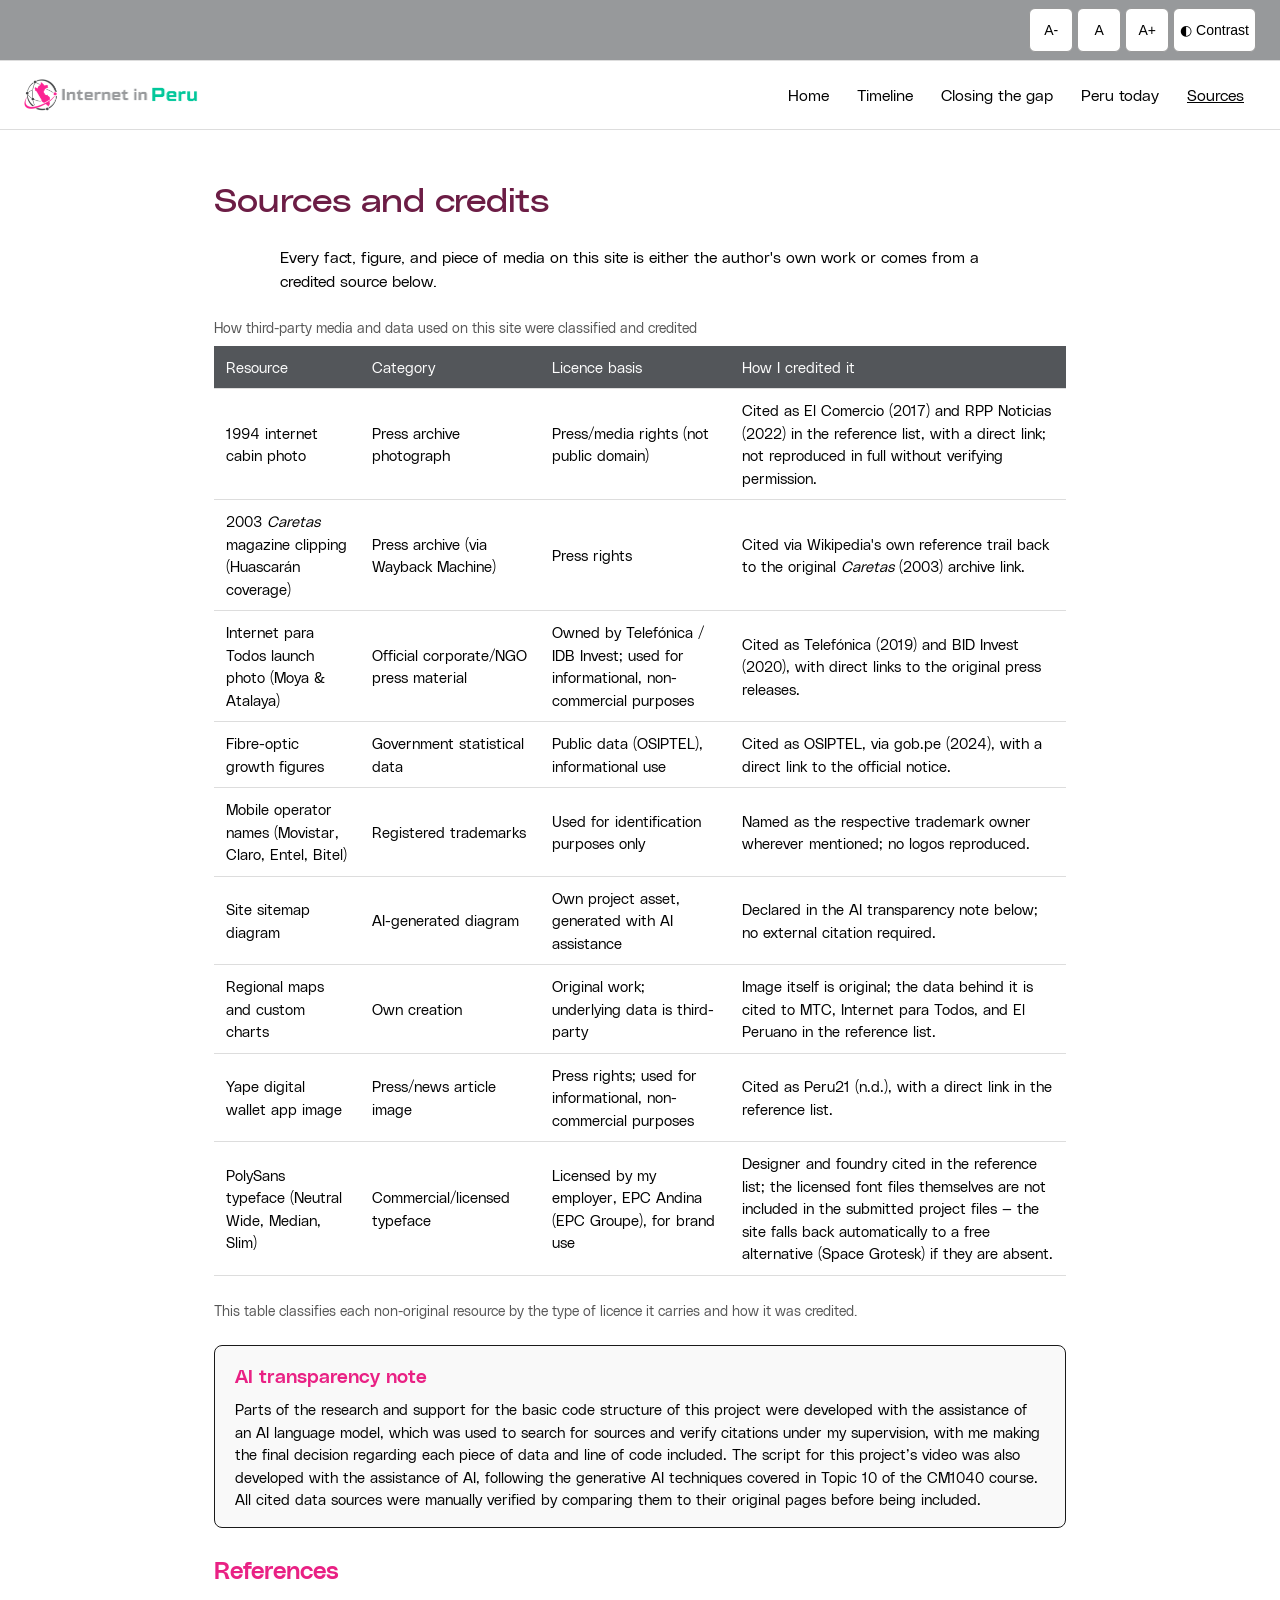
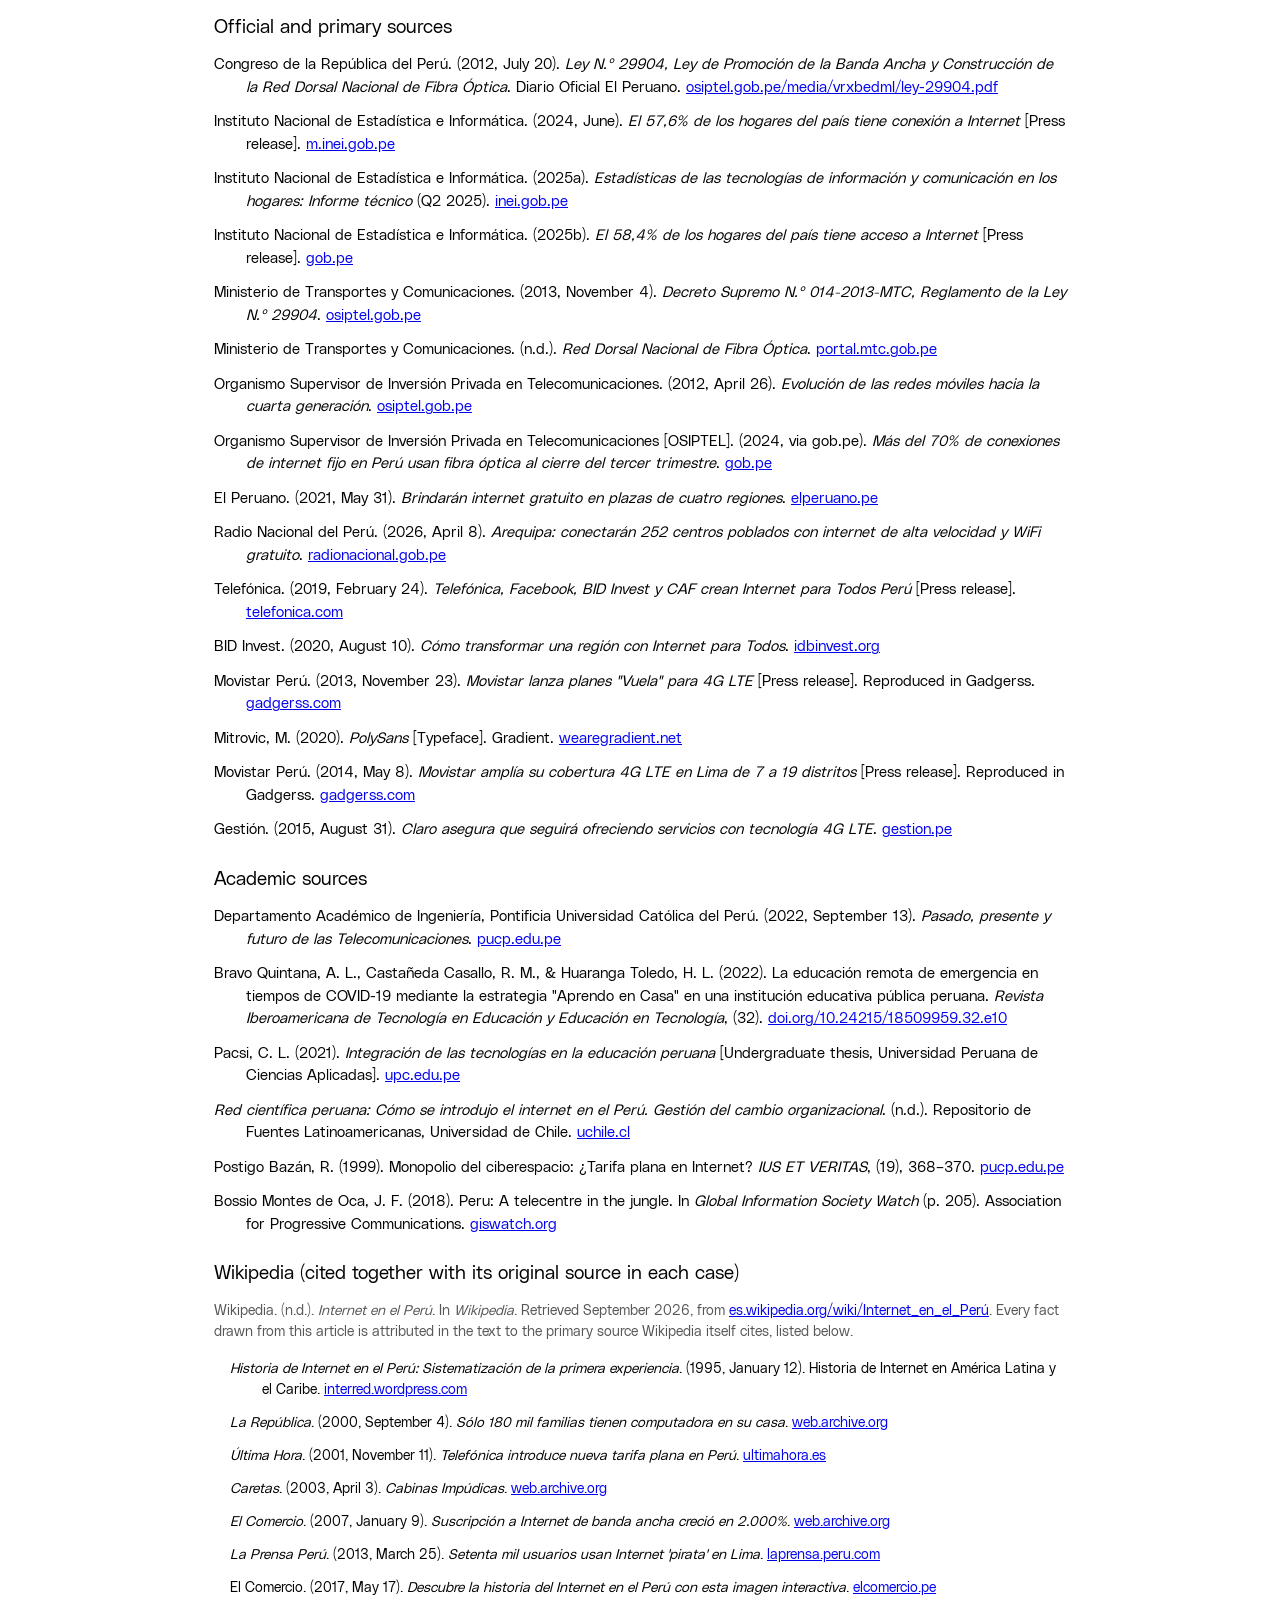
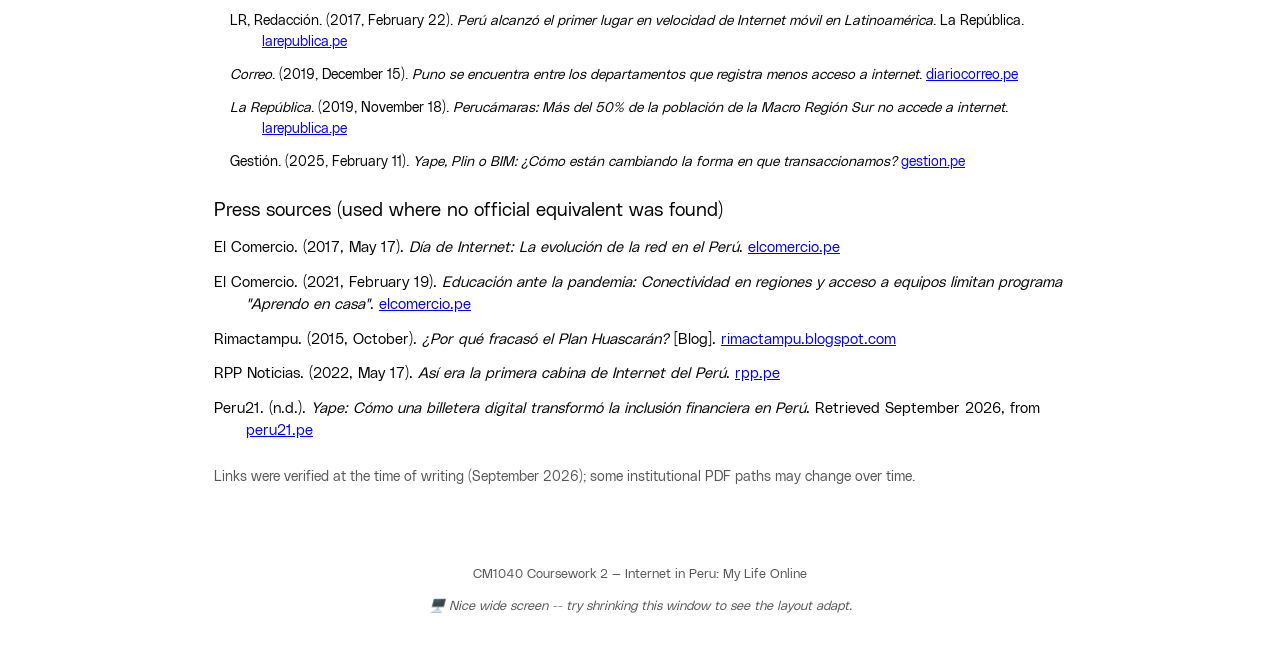
<file: sources.html>
<!DOCTYPE html>
<html lang="en">
<head>
  <meta charset="UTF-8">
  <meta name="viewport" content="width=device-width, initial-scale=1.0">
  <title>Internet in Peru — Sources and Credits</title>
  <meta name="description" content="Licence classification, AI-use transparency note, and full APA reference list for the Internet in Peru project.">
  <link rel="stylesheet" href="css/style.css">
</head>
<body>

  <div id="accessibility-bar">
    <button id="a11y-font-decrease" aria-label="Decrease font size">A-</button>
    <button id="a11y-font-reset" aria-label="Reset font size">A</button>
    <button id="a11y-font-increase" aria-label="Increase font size">A+</button>
    <button id="a11y-contrast-toggle" aria-label="Toggle high contrast">&#9680; Contrast</button>
  </div>

  <a class="skip-link" href="#main-content">Skip to main content</a>

  <header>
    <h2 class="site-logo">
      <img class="site-logo__image" src="img/Logo.png" alt="Internet in Peru" width="5700" height="1022">
    </h2>
    <nav aria-label="Main navigation">
      <a href="index.html">Home</a>
      <a href="timeline.html">Timeline</a>
      <a href="closing-the-gap.html">Closing the gap</a>
      <a href="peru-today.html">Peru today</a>
      <a href="sources.html" aria-current="page">Sources</a>
    </nav>
  </header>

  <main id="main-content">
    <h1>Sources and credits</h1>
    <p class="intro-text">
      Every fact, figure, and piece of media on this site is either the author's own work or comes from a
      credited source below.
    </p>

    <section aria-label="Media and data licence classification">
      <h2 class="sr-only">Media and data licence classification</h2>
      <table class="stats-table">
        <caption>How third-party media and data used on this site were classified and credited</caption>
        <thead>
          <tr>
            <th scope="col">Resource</th>
            <th scope="col">Category</th>
            <th scope="col">Licence basis</th>
            <th scope="col">How I credited it</th>
          </tr>
        </thead>
        <tbody>
          <tr>
            <th scope="row" data-label="Resource">1994 internet cabin photo</th>
            <td data-label="Category">Press archive photograph</td>
            <td data-label="Licence basis">Press/media rights (not public domain)</td>
            <td data-label="How I credited it">Cited as El Comercio (2017) and RPP Noticias (2022) in the reference list, with a direct link; not reproduced in full without verifying permission.</td>
          </tr>
          <tr>
            <th scope="row" data-label="Resource">2003 <em>Caretas</em> magazine clipping (Huascar&aacute;n coverage)</th>
            <td data-label="Category">Press archive (via Wayback Machine)</td>
            <td data-label="Licence basis">Press rights</td>
            <td data-label="How I credited it">Cited via Wikipedia's own reference trail back to the original <em>Caretas</em> (2003) archive link.</td>
          </tr>
          <tr>
            <th scope="row" data-label="Resource">Internet para Todos launch photo (Moya &amp; Atalaya)</th>
            <td data-label="Category">Official corporate/NGO press material</td>
            <td data-label="Licence basis">Owned by Telef&oacute;nica / IDB Invest; used for informational, non-commercial purposes</td>
            <td data-label="How I credited it">Cited as Telef&oacute;nica (2019) and BID Invest (2020), with direct links to the original press releases.</td>
          </tr>
          <tr>
            <th scope="row" data-label="Resource">Fibre-optic growth figures</th>
            <td data-label="Category">Government statistical data</td>
            <td data-label="Licence basis">Public data (OSIPTEL), informational use</td>
            <td data-label="How I credited it">Cited as OSIPTEL, via gob.pe (2024), with a direct link to the official notice.</td>
          </tr>
          <tr>
            <th scope="row" data-label="Resource">Mobile operator names (Movistar, Claro, Entel, Bitel)</th>
            <td data-label="Category">Registered trademarks</td>
            <td data-label="Licence basis">Used for identification purposes only</td>
            <td data-label="How I credited it">Named as the respective trademark owner wherever mentioned; no logos reproduced.</td>
          </tr>
          <tr>
            <th scope="row" data-label="Resource">Site sitemap diagram</th>
            <td data-label="Category">AI-generated diagram</td>
            <td data-label="Licence basis">Own project asset, generated with AI assistance</td>
            <td data-label="How I credited it">Declared in the AI transparency note below; no external citation required.</td>
          </tr>
          <tr>
            <th scope="row" data-label="Resource">Regional maps and custom charts</th>
            <td data-label="Category">Own creation</td>
            <td data-label="Licence basis">Original work; underlying data is third-party</td>
            <td data-label="How I credited it">Image itself is original; the data behind it is cited to MTC, Internet para Todos, and El Peruano in the reference list.</td>
          </tr>
          <tr>
            <th scope="row" data-label="Resource">Yape digital wallet app image</th>
            <td data-label="Category">Press/news article image</td>
            <td data-label="Licence basis">Press rights; used for informational, non-commercial purposes</td>
            <td data-label="How I credited it">Cited as Peru21 (n.d.), with a direct link in the reference list.</td>
          </tr>
          <tr>
            <th scope="row" data-label="Resource">PolySans typeface (Neutral Wide, Median, Slim)</th>
            <td data-label="Category">Commercial/licensed typeface</td>
            <td data-label="Licence basis">Licensed by my employer, EPC Andina (EPC Groupe), for brand use</td>
            <td data-label="How I credited it">Designer and foundry cited in the reference list; the licensed font files themselves are not included in the submitted project files &mdash; the site falls back automatically to a free alternative (Space Grotesk) if they are absent.</td>
          </tr>
        </tbody>
      </table>
      <p class="reference-note">
        This table classifies each non-original resource by the type of licence it carries and how it was
        credited.
      </p>
    </section>

    <section class="ai-note" aria-label="AI transparency note">
      <h2>AI transparency note</h2>
      <p>
        Parts of the research and support for the basic code structure of this project were developed with the assistance of an AI language model, which was used to search for sources and verify citations under my supervision, with me making the final decision regarding each piece of data and line of code included. The script for this project’s video was also developed with the assistance of AI, following the generative AI techniques covered in Topic 10 of the CM1040 course. All cited data sources were manually verified by comparing them to their original pages before being included.
      </p>
    </section>

    <section aria-label="Full reference list">
      <h2>References</h2>

      <h3>Official and primary sources</h3>
      <ul class="reference-list">
        <li class="reference-entry">Congreso de la Rep&uacute;blica del Per&uacute;. (2012, July 20). <em>Ley N.&deg; 29904, Ley de Promoci&oacute;n de la Banda Ancha y Construcci&oacute;n de la Red Dorsal Nacional de Fibra &Oacute;ptica</em>. Diario Oficial El Peruano. <a href="https://www.osiptel.gob.pe/media/vrxbedml/ley-29904.pdf">osiptel.gob.pe/media/vrxbedml/ley-29904.pdf</a></li>
        <li class="reference-entry">Instituto Nacional de Estad&iacute;stica e Inform&aacute;tica. (2024, June). <em>El 57,6% de los hogares del pa&iacute;s tiene conexi&oacute;n a Internet</em> [Press release]. <a href="https://m.inei.gob.pe/media/MenuRecursivo/noticias/nota-de-prensa-n-101-2024-inei.pdf">m.inei.gob.pe</a></li>
        <li class="reference-entry">Instituto Nacional de Estad&iacute;stica e Inform&aacute;tica. (2025a). <em>Estad&iacute;sticas de las tecnolog&iacute;as de informaci&oacute;n y comunicaci&oacute;n en los hogares: Informe t&eacute;cnico</em> (Q2 2025). <a href="https://www.inei.gob.pe/media/MenuRecursivo/boletines/informetecnico_tics_iit25.pdf">inei.gob.pe</a></li>
        <li class="reference-entry">Instituto Nacional de Estad&iacute;stica e Inform&aacute;tica. (2025b). <em>El 58,4% de los hogares del pa&iacute;s tiene acceso a Internet</em> [Press release]. <a href="https://www.gob.pe/institucion/inei/noticias/1133448-el-58-4-de-los-hogares-del-pais-tiene-acceso-a-internet">gob.pe</a></li>
        <li class="reference-entry">Ministerio de Transportes y Comunicaciones. (2013, November 4). <em>Decreto Supremo N.&deg; 014-2013-MTC, Reglamento de la Ley N.&deg; 29904</em>. <a href="https://www.osiptel.gob.pe/media/py5js1qy/ds014-2013-mtc.pdf">osiptel.gob.pe</a></li>
        <li class="reference-entry">Ministerio de Transportes y Comunicaciones. (n.d.). <em>Red Dorsal Nacional de Fibra &Oacute;ptica</em>. <a href="https://portal.mtc.gob.pe/comunicaciones/concesiones/red_dorsal/red_dorsal.html">portal.mtc.gob.pe</a></li>
        <li class="reference-entry">Organismo Supervisor de Inversi&oacute;n Privada en Telecomunicaciones. (2012, April 26). <em>Evoluci&oacute;n de las redes m&oacute;viles hacia la cuarta generaci&oacute;n</em>. <a href="https://www.osiptel.gob.pe/media/n0vmbhke/inv-migraci%C3%B3n-4g-26abr2012.pdf">osiptel.gob.pe</a></li>
        <li class="reference-entry">Organismo Supervisor de Inversi&oacute;n Privada en Telecomunicaciones [OSIPTEL]. (2024, via gob.pe). <em>M&aacute;s del 70% de conexiones de internet fijo en Per&uacute; usan fibra &oacute;ptica al cierre del tercer trimestre</em>. <a href="https://www.gob.pe/institucion/osiptel/noticias/1066738-mas-del-70-de-conexiones-de-internet-fijo-en-peru-usan-fibra-optica-al-cierre-del-tercer-trimestre">gob.pe</a></li>
        <li class="reference-entry">El Peruano. (2021, May 31). <em>Brindar&aacute;n internet gratuito en plazas de cuatro regiones</em>. <a href="https://www.elperuano.pe/noticia/121753-brindaran-internet-gratuito-en-plazas-de-cuatro-regiones">elperuano.pe</a></li>
        <li class="reference-entry">Radio Nacional del Per&uacute;. (2026, April 8). <em>Arequipa: conectar&aacute;n 252 centros poblados con internet de alta velocidad y WiFi gratuito</em>. <a href="https://www.radionacional.gob.pe/noticias/politica/arequipa-conectaran-252-centros-poblados-con-internet-de-alta-velocidad-y-wifi-gratuito">radionacional.gob.pe</a></li>
        <li class="reference-entry">Telef&oacute;nica. (2019, February 24). <em>Telef&oacute;nica, Facebook, BID Invest y CAF crean Internet para Todos Per&uacute;</em> [Press release]. <a href="https://www.telefonica.com/es/sala-comunicacion/prensa/telefonica-facebook-bid-invest-y-caf-crean-internet-para-todos-peru-para-expandir-la-conectividad-de-internet-en-latinoamerica/">telefonica.com</a></li>
        <li class="reference-entry">BID Invest. (2020, August 10). <em>C&oacute;mo transformar una regi&oacute;n con Internet para Todos</em>. <a href="https://idbinvest.org/es/blog/digitalizacion-y-conectividad/como-transformar-una-region-con-internet-para-todos">idbinvest.org</a></li>
        <li class="reference-entry">Movistar Per&uacute;. (2013, November 23). <em>Movistar lanza planes "Vuela" para 4G LTE</em> [Press release]. Reproduced in Gadgerss. <a href="https://gadgerss.com/2013/11/23/conoce-los-planes-vuela-para-4g-lte-de-movistar-en-el-peru/">gadgerss.com</a></li>
        <li class="reference-entry">Mitrovic, M. (2020). <em>PolySans</em> [Typeface]. Gradient. <a href="https://www.wearegradient.net/typefaces/polysans-standard/">wearegradient.net</a></li>
        <li class="reference-entry">Movistar Per&uacute;. (2014, May 8). <em>Movistar ampl&iacute;a su cobertura 4G LTE en Lima de 7 a 19 distritos</em> [Press release]. Reproduced in Gadgerss. <a href="https://gadgerss.com/2014/05/08/movistar-esta-ampliando-su-cobertura-4g-lte-en-lima-de-7-a-19-distritos-y-proximamente-llegara-a-trujillo-piura-chiclayo-y-arequipa/">gadgerss.com</a></li>
        <li class="reference-entry">Gesti&oacute;n. (2015, August 31). <em>Claro asegura que seguir&aacute; ofreciendo servicios con tecnolog&iacute;a 4G LTE</em>. <a href="https://gestion.pe/tecnologia/claro-asegura-seguira-ofreciendo-servicios-tecnologia-4g-lte-98730-noticia/">gestion.pe</a></li>
      </ul>

      <h3>Academic sources</h3>
      <ul class="reference-list">
        <li class="reference-entry">Departamento Acad&eacute;mico de Ingenier&iacute;a, Pontificia Universidad Cat&oacute;lica del Per&uacute;. (2022, September 13). <em>Pasado, presente y futuro de las Telecomunicaciones</em>. <a href="https://departamento-ingenieria.pucp.edu.pe/noticia/pasado-presente-y-futuro-de-las-telecomunicaciones/">pucp.edu.pe</a></li>
        <li class="reference-entry">Bravo Quintana, A. L., Casta&ntilde;eda Casallo, R. M., &amp; Huaranga Toledo, H. L. (2022). La educaci&oacute;n remota de emergencia en tiempos de COVID-19 mediante la estrategia "Aprendo en Casa" en una instituci&oacute;n educativa p&uacute;blica peruana. <em>Revista Iberoamericana de Tecnolog&iacute;a en Educaci&oacute;n y Educaci&oacute;n en Tecnolog&iacute;a</em>, (32). <a href="https://doi.org/10.24215/18509959.32.e10">doi.org/10.24215/18509959.32.e10</a></li>
        <li class="reference-entry">Pacsi, C. L. (2021). <em>Integraci&oacute;n de las tecnolog&iacute;as en la educaci&oacute;n peruana</em> [Undergraduate thesis, Universidad Peruana de Ciencias Aplicadas]. <a href="https://repositorioacademico.upc.edu.pe/bitstream/handle/10757/665626/Pacsi_CL.pdf">upc.edu.pe</a></li>
        <li class="reference-entry"><em>Red cient&iacute;fica peruana: C&oacute;mo se introdujo el internet en el Per&uacute;. Gesti&oacute;n del cambio organizacional</em>. (n.d.). Repositorio de Fuentes Latinoamericanas, Universidad de Chile. <a href="https://repositorioslatinoamericanos.uchile.cl/handle/2250/2349188">uchile.cl</a></li>
        <li class="reference-entry">Postigo Baz&aacute;n, R. (1999). Monopolio del ciberespacio: &iquest;Tarifa plana en Internet? <em>IUS ET VERITAS</em>, (19), 368&ndash;370. <a href="https://revistas.pucp.edu.pe/index.php/iusetveritas/article/view/15879">pucp.edu.pe</a></li>
        <li class="reference-entry">Bossio Montes de Oca, J. F. (2018). Peru: A telecentre in the jungle. In <em>Global Information Society Watch</em> (p. 205). Association for Progressive Communications. <a href="https://giswatch.org/sites/default/files/gw2018_peru_0.pdf">giswatch.org</a></li>
      </ul>

      <h3>Wikipedia (cited together with its original source in each case)</h3>
      <p class="reference-note">
        Wikipedia. (n.d.). <em>Internet en el Per&uacute;</em>. In <em>Wikipedia</em>. Retrieved September 2026, from
        <a href="https://es.wikipedia.org/wiki/Internet_en_el_Per%C3%BA">es.wikipedia.org/wiki/Internet_en_el_Per&uacute;</a>.
        Every fact drawn from this article is attributed in the text to the primary source Wikipedia itself cites,
        listed below.
      </p>
      <ul class="reference-list reference-list--nested">
        <li class="reference-entry"><em>Historia de Internet en el Per&uacute;: Sistematizaci&oacute;n de la primera experiencia</em>. (1995, January 12). Historia de Internet en Am&eacute;rica Latina y el Caribe. <a href="https://interred.wordpress.com/1995/01/12/peru-recuerdos-historicos-del-internet/">interred.wordpress.com</a></li>
        <li class="reference-entry"><em>La Rep&uacute;blica</em>. (2000, September 4). <em>S&oacute;lo 180 mil familias tienen computadora en su casa</em>. <a href="https://web.archive.org/web/20010110115600/http://www3.larepublica.com.pe:80/2000/SETIEMBRE/pdf4/locales.htm">web.archive.org</a></li>
        <li class="reference-entry"><em>&Uacute;ltima Hora</em>. (2001, November 11). <em>Telef&oacute;nica introduce nueva tarifa plana en Per&uacute;</em>. <a href="https://www.ultimahora.es/noticias/sociedad/2001/11/11/819131/telefonica-introduce-nueva-tarifa-plana-en-peru.html">ultimahora.es</a></li>
        <li class="reference-entry"><em>Caretas</em>. (2003, April 3). <em>Cabinas Imp&uacute;dicas</em>. <a href="https://web.archive.org/web/20040405150817/http://www.caretas.com.pe/2003/1766/articulos/cabinas.phtml">web.archive.org</a></li>
        <li class="reference-entry"><em>El Comercio</em>. (2007, January 9). <em>Suscripci&oacute;n a Internet de banda ancha creci&oacute; en 2.000%</em>. <a href="https://web.archive.org/web/20080414220023/http://www.elcomercioperu.com.pe/EdicionOnline/Html/2007-01-09/onEcPortada0648331.html">web.archive.org</a></li>
        <li class="reference-entry"><em>La Prensa Per&uacute;</em>. (2013, March 25). <em>Setenta mil usuarios usan Internet 'pirata' en Lima</em>. <a href="https://laprensa.peru.com/actualidad/noticia-setenta-mil-usuarios-usan-internet-pirata-lima-4608">laprensa.peru.com</a></li>
        <li class="reference-entry">El Comercio. (2017, May 17). <em>Descubre la historia del Internet en el Per&uacute; con esta imagen interactiva</em>. <a href="https://elcomercio.pe/tecnologia/actualidad/descubre-historia-internet-peru-imagen-interactiva-423254">elcomercio.pe</a></li>
        <li class="reference-entry">LR, Redacci&oacute;n. (2017, February 22). <em>Per&uacute; alcanz&oacute; el primer lugar en velocidad de Internet m&oacute;vil en Latinoam&eacute;rica</em>. La Rep&uacute;blica. <a href="https://larepublica.pe/tecnologia/850728-peru-alcanzo-el-primer-lugar-en-velocidad-de-internet-movil-en-latinoamerica">larepublica.pe</a></li>
        <li class="reference-entry"><em>Correo</em>. (2019, December 15). <em>Puno se encuentra entre los departamentos que registra menos acceso a internet</em>. <a href="https://diariocorreo.pe/edicion/puno/puno-se-encuentra-entre-los-departamentos-que-registra-menos-acceso-internet-927852/">diariocorreo.pe</a></li>
        <li class="reference-entry"><em>La Rep&uacute;blica</em>. (2019, November 18). <em>Peruc&aacute;maras: M&aacute;s del 50% de la poblaci&oacute;n de la Macro Regi&oacute;n Sur no accede a internet</em>. <a href="https://larepublica.pe/economia/2019/11/18/internet-macro-region-sur-perucamaras-mas-del-50-de-la-poblacion-de-la-macro-region-sur-no-accede-a-internet">larepublica.pe</a></li>
        <li class="reference-entry">Gesti&oacute;n. (2025, February 11). <em>Yape, Plin o BIM: &iquest;C&oacute;mo est&aacute;n cambiando la forma en que transaccionamos?</em> <a href="https://gestion.pe/economia/empresas/yape-plin-o-bim-que-billetera-electronica-es-la-preferida-y-en-que-lo-usan-flanqueo-transferencias-bancos-noticia/">gestion.pe</a></li>
      </ul>

      <h3>Press sources (used where no official equivalent was found)</h3>
      <ul class="reference-list">
        <li class="reference-entry">El Comercio. (2017, May 17). <em>D&iacute;a de Internet: La evoluci&oacute;n de la red en el Per&uacute;</em>. <a href="https://elcomercio.pe/economia/dia-internet-evolucion-red-peru-423057-noticia/">elcomercio.pe</a></li>
        <li class="reference-entry">El Comercio. (2021, February 19). <em>Educaci&oacute;n ante la pandemia: Conectividad en regiones y acceso a equipos limitan programa "Aprendo en casa"</em>. <a href="https://elcomercio.pe/economia/peru/educacion-ante-la-pandemia-conectividad-en-regiones-y-acceso-a-equipos-limitan-programa-aprendo-en-casa-noticia/">elcomercio.pe</a></li>
        <li class="reference-entry">Rimactampu. (2015, October). <em>&iquest;Por qu&eacute; fracas&oacute; el Plan Huascar&aacute;n?</em> [Blog]. <a href="http://rimactampu.blogspot.com/2015/10/por-que-fracaso-el-plan-huascaran.html">rimactampu.blogspot.com</a></li>
        <li class="reference-entry">RPP Noticias. (2022, May 17). <em>As&iacute; era la primera cabina de Internet del Per&uacute;</em>. <a href="https://rpp.pe/tecnologia/mas-tecnologia/asi-era-la-primera-cabina-de-internet-del-peru-noticia-1051281">rpp.pe</a></li>
        <li class="reference-entry">Peru21. (n.d.). <em>Yape: C&oacute;mo una billetera digital transform&oacute; la inclusi&oacute;n financiera en Per&uacute;</em>. Retrieved September 2026, from <a href="https://peru21.pe/economia/yape-como-una-billetera-digital-transformo-la-inclusion-financiera-en-peru/">peru21.pe</a></li>
      </ul>

      <p class="reference-note">
        Links were verified at the time of writing (September 2026); some institutional PDF paths may change
        over time.
      </p>
    </section>
  </main>

  <footer>
    <p>CM1040 Coursework 2 &mdash; Internet in Peru: My Life Online</p>
    <p id="width-easter-egg" class="width-easter-egg"></p>
  </footer>

  <script type="module">
    import { initAccessibilityBar } from "./js/accessibilityBar.js";
    import { initWidthEasterEgg } from "./js/easterEgg.js";
    initAccessibilityBar();
    initWidthEasterEgg();
  </script>

</body>
</html>
</file>
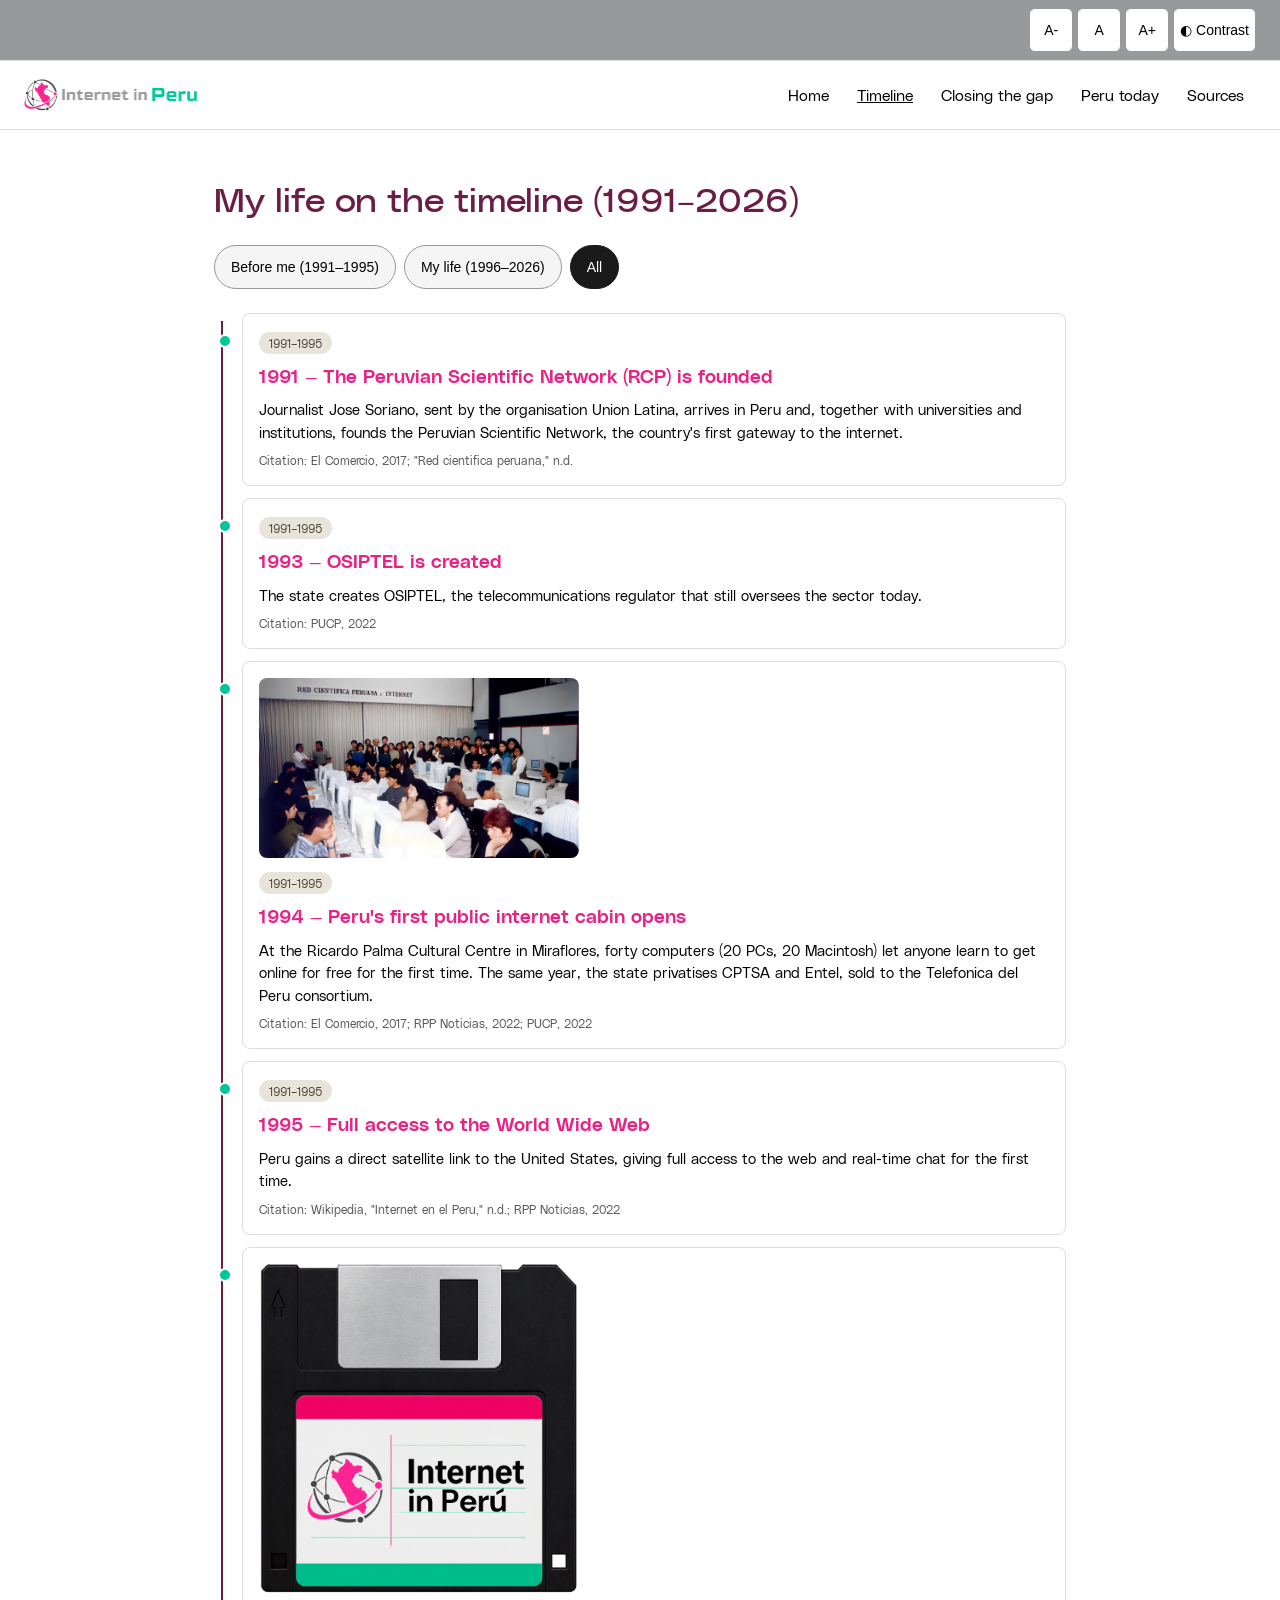
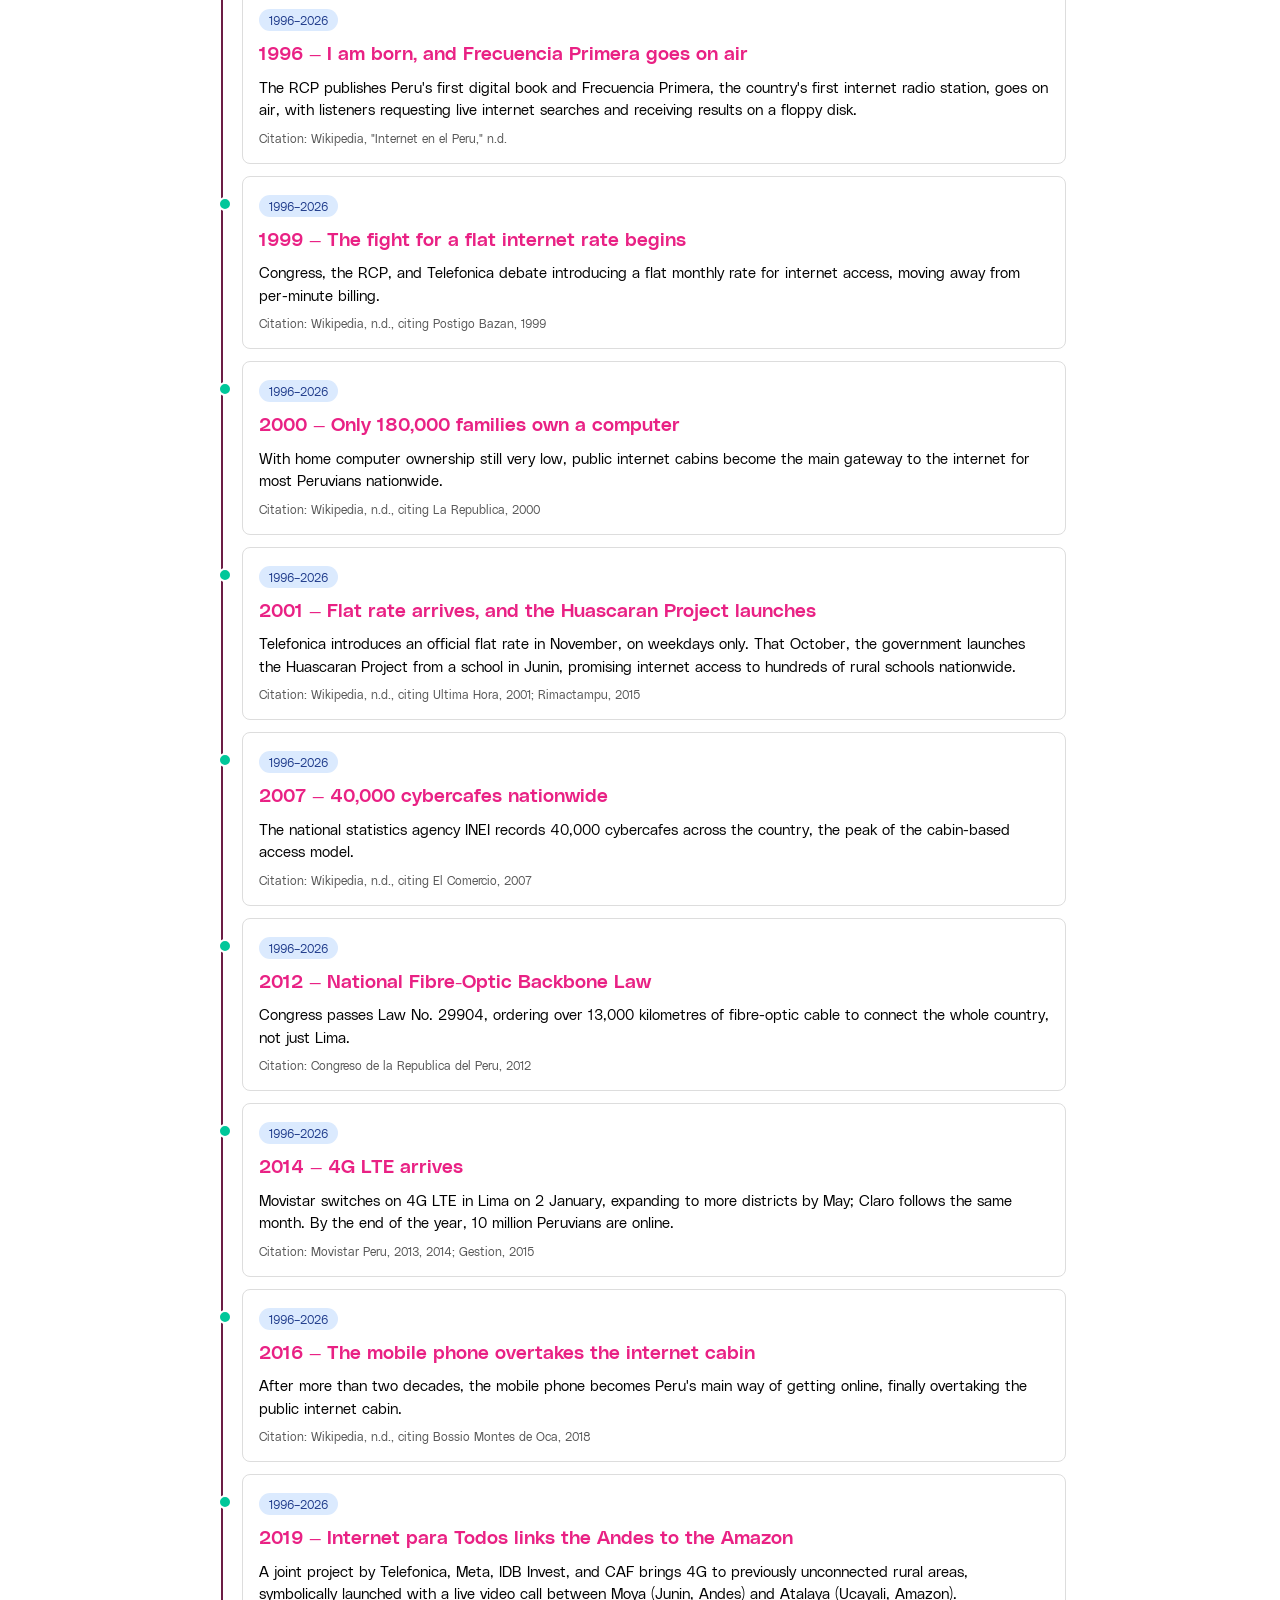
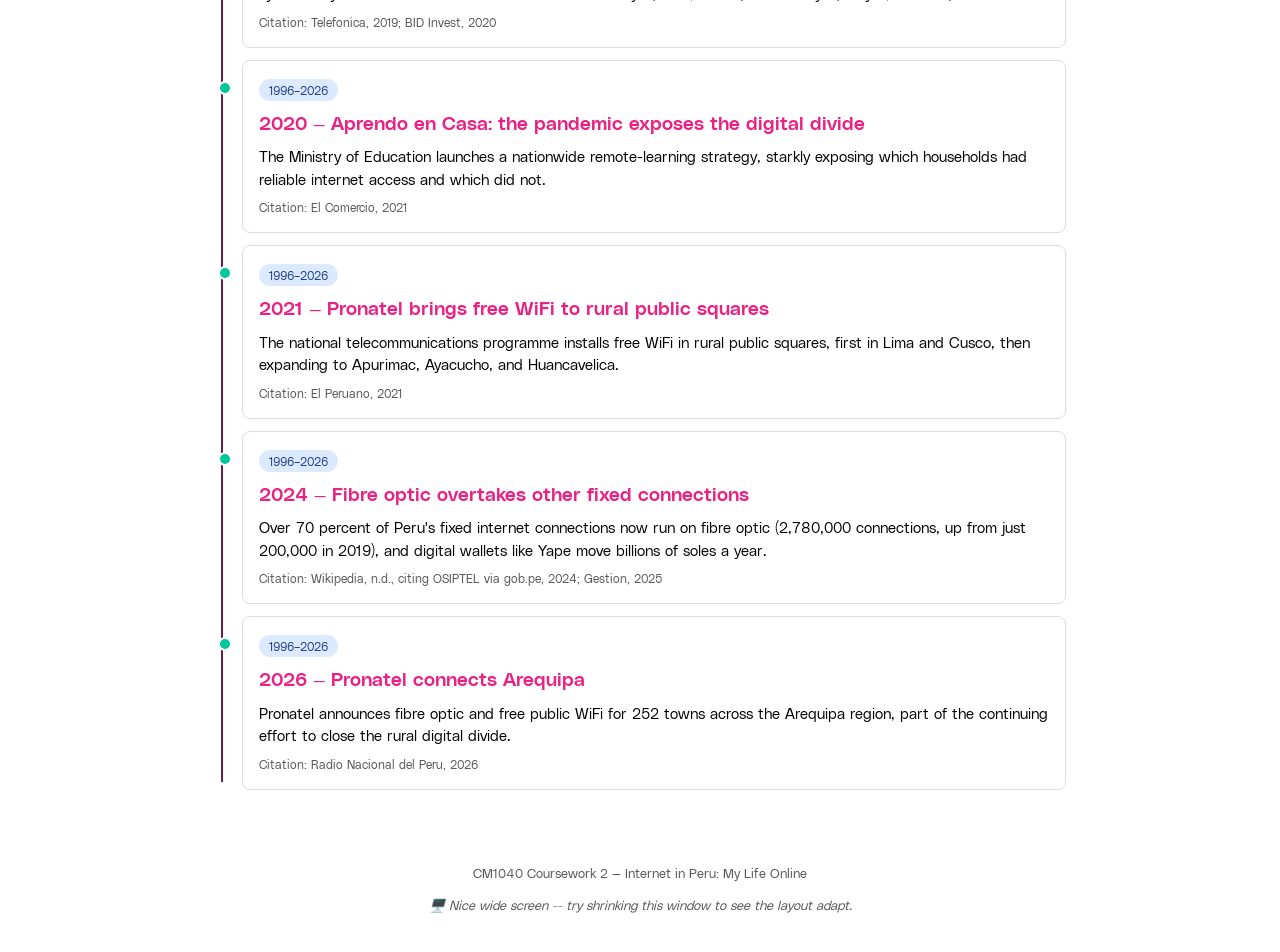
<file: timeline.html>
<!DOCTYPE html>
<html lang="en">
<head>
  <meta charset="UTF-8">
  <meta name="viewport" content="width=device-width, initial-scale=1.0">
  <title>Internet in Peru — My Life Online: Timeline</title>
  <meta name="description" content="An interactive timeline of the internet in Peru from 1991 to 2026, filterable between events before and during the author's own lifetime.">
  <link rel="stylesheet" href="css/style.css">
</head>
<body>

  <div id="accessibility-bar">
    <button id="a11y-font-decrease" aria-label="Decrease font size">A-</button>
    <button id="a11y-font-reset" aria-label="Reset font size">A</button>
    <button id="a11y-font-increase" aria-label="Increase font size">A+</button>
    <button id="a11y-contrast-toggle" aria-label="Toggle high contrast">&#9680; Contrast</button>
  </div>

  <a class="skip-link" href="#main-content">Skip to main content</a>

  <header>
    <h2 class="site-logo">
      <img class="site-logo__image" src="img/Logo.png" alt="Internet in Peru" width="5700" height="1022">
    </h2>
    <nav aria-label="Main navigation">
      <a href="index.html">Home</a>
      <a href="timeline.html" aria-current="page">Timeline</a>
      <a href="closing-the-gap.html">Closing the gap</a>
      <a href="peru-today.html">Peru today</a>
      <a href="sources.html">Sources</a>
    </nav>
  </header>

  <main id="main-content">
    <h1>My life on the timeline (1991&ndash;2026)</h1>

    <div id="timeline-filters" role="group" aria-label="Filter timeline events">
      <button data-filter="before" aria-pressed="false">Before me (1991&ndash;1995)</button>
      <button data-filter="during" aria-pressed="false">My life (1996&ndash;2026)</button>
      <button data-filter="all" aria-pressed="true">All</button>
    </div>

    <section id="timeline-events-wrapper" aria-live="polite">
      <h2 class="sr-only">Timeline events</h2>
      <div id="timeline-events">
        <!-- Populated automatically by templateEngine.js -->
        <p>Loading timeline&hellip;</p>
      </div>
    </section>
  </main>

  <footer>
    <p>CM1040 Coursework 2 &mdash; Internet in Peru: My Life Online</p>
    <p id="width-easter-egg" class="width-easter-egg"></p>
  </footer>

  <script type="module">
    import { initTimelinePage } from "./js/templateEngine.js";
    import { initAccessibilityBar } from "./js/accessibilityBar.js";
    import { initWidthEasterEgg } from "./js/easterEgg.js";
    initTimelinePage();
    initAccessibilityBar();
    initWidthEasterEgg();
  </script>

</body>
</html>
</file>
<file: css/style.css>
* {
  box-sizing: border-box;
}

html {
  font-size: 100%; /* 100% = 16px browser default; the stepper changes THIS value */
}

:root {
  --text-color: #000000;
  --bg-color: #ffffff;

  /* ---- Brand palette (provided by the client/author) ---- */
  --color-h1: #6C1D45;       /* Pantone 222 C */
  --color-h2: #E92184;
  --color-highlight: #00C79A; /* used as a background chip, not as text-on-white -- see note below */
  --color-table-shade: #97999B; /* Pantone Cool Gray 7C */

  /* ---- Typography ----
     Poly Sans is a commercial/licensed typeface (not on Google Fonts).
     Real font files are self-hosted from /fonts (see @font-face below);
     the extra names in each list are just a safety-net fallback in case
     a file ever fails to load. */
  --font-h1: "PolySans Neutral Wide", "Poly Sans Neutral Wide", "Space Grotesk", sans-serif;
  --font-h2: "PolySans Median", "Poly Sans Median", "Space Grotesk", sans-serif;
  --font-h3: "PolySans Slim", "Poly Sans Slim", "Space Grotesk", sans-serif;
  --font-body: "PolySans Slim", "Poly Sans Slim", "Space Grotesk", sans-serif;
}

/* Self-hosted Poly Sans files, from the project's /fonts folder.
   font-weight: 100 900 (a range, not a single number) tells the browser
   "this one static file covers any weight you ask for", so when other
   CSS asks for e.g. font-weight: 700, the browser uses this real file
   instead of trying to fake-bold it. The %20 in each URL is just an
   escaped space, since the .ttf filenames contain spaces. */
@font-face {
  font-family: "PolySans Neutral Wide";
  src: url("../fonts/PolySans%20Neutral%20Wide.woff2") format("woff2"),
       url("../fonts/PolySans%20Neutral%20Wide.ttf") format("truetype");
  font-weight: 100 900;
  font-style: normal;
  font-display: swap;
}
@font-face {
  font-family: "PolySans Median";
  src: url("../fonts/PolySans%20Median.woff2") format("woff2"),
       url("../fonts/PolySans%20Median.ttf") format("truetype");
  font-weight: 100 900;
  font-style: normal;
  font-display: swap;
}
@font-face {
  font-family: "PolySans Slim";
  src: url("../fonts/PolySans%20Slim.woff2") format("woff2"),
       url("../fonts/PolySans%20Slim.ttf") format("truetype");
  font-weight: 100 900;
  font-style: normal;
  font-display: swap;
}

body {
  font-family: var(--font-body);
  font-size: 1rem;      /* 1rem = whatever html's font-size currently is */
  line-height: 1.5;
  color: var(--text-color);
  background-color: var(--bg-color);
  margin: 0;
}

/* High-contrast alternate theme, toggled via accessibilityBar.js */
body.alt-theme {
  --text-color: #ffffff;
  --bg-color: #000000;
}

body.alt-theme a,
body.alt-theme button {
  border-color: #ffffff;
}

body.alt-theme .timeline-event {
  border-color: #ffffff;
}

/* ---------- Accessibility bar ---------- */

#accessibility-bar {
  display: flex;
  flex-wrap: wrap;
  justify-content: flex-end;
  gap: 4px;
  padding: 0.5rem 1.5rem;
  background: var(--color-table-shade);
  border-bottom: 1px solid #ddd;
}

body.alt-theme #accessibility-bar {
  background: #111111;
  border-bottom-color: #ffffff;
}

#accessibility-bar button {
  min-height: 44px;
  min-width: 44px;
  border: 1px solid #999;
  background: #ffffff;
  border-radius: 6px;
  font-size: 0.875rem;
  cursor: pointer;
}

#accessibility-bar button[aria-pressed="true"] {
  background: #1a1a1a;
  color: #ffffff;
}

#accessibility-bar button:focus-visible {
  outline: 2px solid #0057ff;
  outline-offset: 2px;
}

/* ---------- Skip link ---------- */

.sr-only {
  position: absolute;
  width: 1px;
  height: 1px;
  padding: 0;
  margin: -1px;
  overflow: hidden;
  clip: rect(0, 0, 0, 0);
  white-space: nowrap;
  border: 0;
}

.skip-link {
  position: absolute;
  left: -999px;
  top: 0;
  background: #1a1a1a;
  color: #ffffff;
  padding: 0.5rem 1rem;
  z-index: 100;
}
.skip-link:focus {
  left: 0;
}

/* ---------- Header / nav ---------- */

header {
  display: flex;
  flex-wrap: wrap;
  justify-content: space-between;
  align-items: center;
  gap: 0.5rem;
  padding: 0.75rem 1.5rem;
  border-bottom: 1px solid #ddd;
}

header nav {
  display: flex;
  flex-wrap: wrap;
  gap: 0.25rem;
}

header h2 {
  font-size: 1.375rem; /* was: browser default (unscaled bug) -- now explicit and scalable */
  margin: 0;
}

.site-logo {
  display: flex;
  align-items: center;
  gap: 0.5rem;
}

.site-logo__image {
  height: 2rem;
  width: auto;
  display: block;
}

body.alt-theme .site-logo__image {
  filter: brightness(0) invert(1); /* keeps the logo visible on the dark high-contrast background */
}

nav a {
  display: inline-flex;
  align-items: center;
  min-height: 44px;
  padding: 0 0.75rem;
  color: var(--text-color);
  text-decoration: none;
  font-size: 1rem;
}
nav a:hover,
nav a[aria-current="page"] {
  text-decoration: underline;
}
nav a:focus-visible {
  outline: 2px solid #0057ff;
  outline-offset: 2px;
}

/* ---------- Main content ---------- */

main {
  max-width: 56.25rem; /* ~900px */
  margin: 0 auto;
  padding: 1.5rem;
}

h1 {
  font-size: 2rem; /* was 32px -- now scales with the root */
  font-weight: 500;
  font-family: var(--font-h1);
  color: var(--color-h1);
}

/* All h2 headings use the brand pink. Bumped to >=19px + bold wherever
   a smaller instance existed, so each one qualifies as WCAG "large text"
   (>=18.66px bold) -- #E92184 on white is ~4.19:1, which passes at the
   large-text 3:1 threshold but NOT the 4.5:1 required for normal-size
   text. Do not shrink these back down without re-checking contrast. */
h2 {
  font-family: var(--font-h2);
  color: var(--color-h2);
  font-weight: 700;
}

h3 {
  font-family: var(--font-h3);
}

/* ---------- Sources: AI transparency note ---------- */

.ai-note {
  border: 1px solid var(--border-strong, #1a1a1a);
  border-radius: 8px;
  padding: 1rem 1.25rem;
  margin: 1.5rem 0;
  background: #f9f9f9;
}

body.alt-theme .ai-note {
  background: #111111;
  border-color: #ffffff;
}

.ai-note h2 {
  font-size: 1.1875rem; /* bumped from 17px so it qualifies as WCAG large text with the H2 pink */
  margin: 0 0 0.5rem;
}

.ai-note p {
  font-size: 0.9375rem;
  margin: 0;
}

/* ---------- Sources: reference list ---------- */

.reference-list {
  list-style: none;
  margin: 0 0 1.5rem;
  padding: 0;
}

.reference-entry {
  font-size: 0.9375rem;
  line-height: 1.5;
  padding-left: 2rem;
  text-indent: -2rem;
  margin-bottom: 0.75rem;
}

.reference-list--nested {
  margin-left: 1rem;
}

.reference-list--nested .reference-entry {
  font-size: 0.875rem;
}

.reference-note {
  font-size: 0.875rem;
  color: #555;
  margin: 0 0 1rem;
}

body.alt-theme .reference-note {
  color: #cccccc;
}

main h3 {
  font-size: 1.1875rem;
  margin: 1.5rem 0 0.75rem;
}

/* ---------- Peru today: comparison table ---------- */

.stats-table {
  width: 100%;
  border-collapse: collapse;
  margin-bottom: 1.5rem;
}

.stats-table caption {
  text-align: left;
  font-size: 0.875rem;
  color: #555;
  margin-bottom: 0.5rem;
}

body.alt-theme .stats-table caption {
  color: #cccccc;
}

.stats-table th,
.stats-table td {
  text-align: left;
  padding: 0.625rem 0.75rem;
  border-bottom: 1px solid #ddd;
  font-size: 0.9375rem;
}

body.alt-theme .stats-table th,
body.alt-theme .stats-table td {
  border-bottom-color: #444;
}

.stats-table thead th {
  background: #53565A; /* Pantone Cool Gray 11C -- a darker shade of your Cool Gray 7C,
                           chosen so white text passes contrast (7.4:1); the original 7C
                           only gives ~2.9:1 with white text, which fails WCAG AA */
  color: #ffffff;
  font-weight: 600;
}

body.alt-theme .stats-table thead th {
  background: #222222;
}

/* Mobile: table becomes stacked cards, never a compressed table
   (WCAG 1.4.10 Reflow) -- each row turns into its own block, and each
   cell shows its column name via the data-label attribute. */
@media (max-width: 480px) {
  .stats-table thead {
    position: absolute;
    left: -9999px;
    top: -9999px;
  }

  .stats-table caption {
    display: block;
    width: 100%;
    text-align: left;
  }

  .stats-table,
  .stats-table tbody,
  .stats-table tr,
  .stats-table th,
  .stats-table td {
    display: block;
    width: 100%;
  }

  .stats-table tr {
    border: 1px solid #ddd;
    border-radius: 12px;
    padding: 0.5rem 0.75rem;
    margin-bottom: 0.75rem;
  }

  body.alt-theme .stats-table tr {
    border-color: #ffffff;
  }

  .stats-table th[scope="row"] {
    font-size: 1rem;
    border-bottom: none;
    padding-bottom: 0.25rem;
  }

  .stats-table td {
    border-bottom: none;
    padding: 0.25rem 0;
  }

  .stats-table td::before {
    content: attr(data-label) ": ";
    font-weight: 600;
  }
}

/* ---------- Peru today: highlighted stats ---------- */

#stats-highlights-container {
  display: grid;
  grid-template-columns: repeat(auto-fit, minmax(220px, 1fr));
  gap: 1rem;
}

.stat-card {
  border: 2px solid #d1d5db;
  border-radius: 12px;
  padding: 1.25rem;
  text-align: center;
}

.stat-card__image {
  display: block;
  width: 100%;
  max-width: 280px;
  height: auto; /* preserves each image's real proportions -- no forced crop */
  margin: 0 auto 0.75rem;
  border-radius: 8px;
}

.fibre-chart-figure {
  margin: 0 0 0.75rem;
}

.fibre-chart {
  display: block;
  width: 100%;
  height: auto;
}

.fibre-chart text {
  font-family: var(--font-body);
}

.fibre-chart-figure__caption {
  font-size: 0.6875rem;
  color: #555;
  margin-top: 0.25rem;
}

body.alt-theme .fibre-chart-figure__caption {
  color: #cccccc;
}

body.alt-theme .stat-card {
  border-color: #ffffff;
}

.stat-card__value {
  display: inline-block;
  font-size: 1.75rem;
  font-weight: 700;
  margin: 0 0 0.375rem;
  padding: 0.25rem 0.875rem;
  border-radius: 12px;
  background: var(--color-highlight);
  color: #000000; /* #00C79A is too light for text-on-white (~2.2:1) -- used as a
                      background chip with black text instead, which passes at ~9.6:1 */
}

.stat-card__label {
  font-size: 0.9375rem;
  margin: 0 0 0.375rem;
}

.stat-card__detail {
  font-size: 0.8125rem;
  color: #555;
  margin: 0 0 0.5rem;
}

body.alt-theme .stat-card__detail {
  color: #cccccc;
}

.stat-card__citation {
  font-size: 0.75rem;
  color: #555;
  margin: 0;
}

body.alt-theme .stat-card__citation {
  color: #cccccc;
}

/* ---------- Intro text ---------- */

.intro-text {
  max-width: 45rem; /* ~720px, per design spec */
  margin: 0 auto 1.5rem;
}

/* ---------- Closing the gap: programme cards ---------- */

#programs-list {
  display: grid;
  grid-template-columns: repeat(auto-fit, minmax(220px, 1fr));
  gap: 1rem;
}

.program-card {
  border: 1px solid #ddd;
  border-radius: 12px;
  padding: 1rem;
}

.program-card__image {
  display: block;
  width: 100%;
  max-width: 320px;
  height: 220px; /* fixed height so every card's image area looks consistent;
                     tall images (like the Huascaran clipping) crop from the
                     bottom, keeping the top visible -- the lightbox button
                     still opens the full, uncropped original */
  object-fit: cover;
  object-position: top;
  border-radius: 8px;
  margin-bottom: 0.75rem;
}

.program-card__status {
  display: inline-block;
  font-size: 0.6875rem;
  font-weight: 600;
  text-transform: uppercase;
  letter-spacing: 0.03em;
  padding: 0.125rem 0.5rem;
  border-radius: 10px;
  margin: 0 0.375rem 0.5rem 0;
}

.program-card--foundational .program-card__status {
  background: #e8e4da;
  color: #4a4436;
}

.program-card--recent .program-card__status {
  background: #dbeafe;
  color: #1e3a8a;
}

.program-card:focus-visible {
  outline: 2px solid #0057ff;
  outline-offset: 2px;
}

body.alt-theme .program-card {
  border-color: #ffffff;
}

.program-card__year {
  display: inline-block;
  font-size: 0.75rem;
  padding: 0.125rem 0.625rem;
  border-radius: 12px;
  background: #f0f0f0;
  margin-bottom: 0.5rem;
}

body.alt-theme .program-card__year {
  background: #222222;
  color: #ffffff;
}

.program-card__title {
  font-size: 1.1875rem; /* bumped from 18px so it qualifies as WCAG large text with the H2 pink */
  margin: 0 0 0.5rem;
}

.program-card__entity,
.program-card__regions,
.program-card__scope,
.program-card__notes {
  font-size: 0.9375rem;
  margin: 0 0 0.5rem;
}

.program-card__citation {
  font-size: 0.75rem;
  color: #555;
  margin: 0;
}

body.alt-theme .program-card__citation {
  color: #cccccc;
}

/* ---------- Home page ---------- */

.home-hero {
  text-align: center;
  padding: 2rem 1rem 1.5rem;
}

.home-video {
  max-width: 40rem;
  margin: 0 auto 2rem;
}

.home-video__player {
  display: block;
  width: 100%;
  height: auto;
  border-radius: 12px;
  background: #000000;
}

.home-subtitle {
  font-size: 1.125rem;
  color: var(--text-color);
  opacity: 0.8;
  margin: 0.5rem 0 1rem;
}

.year-badge {
  display: inline-block;
  font-size: 0.875rem;
  font-weight: 700;
  padding: 0.25rem 0.75rem;
  border-radius: 12px;
  background: var(--color-highlight);
  color: var(--text-color);
}

body.alt-theme .year-badge {
  background: #222222;
  color: #ffffff;
}

.home-cards {
  display: grid;
  grid-template-columns: repeat(auto-fit, minmax(200px, 1fr));
  gap: 1rem;
  margin-top: 0.5rem;
}

.teaser-card {
  display: block;
  border: 1px solid #ddd;
  border-radius: 12px;
  padding: 1rem;
  text-decoration: none;
  color: inherit;
  min-height: 44px;
}

.teaser-card:hover {
  border-color: #999;
}

.teaser-card:focus-visible {
  outline: 2px solid #0057ff;
  outline-offset: 2px;
}

.teaser-card h2 {
  font-size: 1.1875rem; /* bumped from 17px so it qualifies as WCAG large text with the H2 pink */
  margin: 0 0 0.5rem;
}

.teaser-card p {
  font-size: 0.875rem;
  margin: 0;
  color: var(--text-color);
  opacity: 0.85;
}

body.alt-theme .teaser-card {
  border-color: #ffffff;
}

/* ---------- Timeline filters ---------- */

#timeline-filters {
  display: flex;
  gap: 0.5rem;
  flex-wrap: wrap;
  margin-bottom: 1.5rem;
}

#timeline-filters button {
  min-height: 44px;
  min-width: 44px;
  padding: 0 1rem;
  border-radius: 22px;
  border: 1px solid #999;
  background: #f5f5f5;
  font-size: 0.875rem; /* was 14px */
  cursor: pointer;
}

#timeline-filters button[aria-pressed="true"] {
  background: #1a1a1a;
  color: #ffffff;
  border-color: #1a1a1a;
}

#timeline-filters button:focus-visible {
  outline: 2px solid #0057ff;
  outline-offset: 2px;
}

/* ---------- Timeline events ---------- */

/* Visual timeline rail: a vertical line with a dot per event, adapting
   the wireframe's horizontal line-and-dot concept to the real content,
   which is a scrollable list of cards rather than a single-point slider. */
#timeline-events {
  position: relative;
  padding-left: 1.75rem;
}

#timeline-events::before {
  content: "";
  position: absolute;
  top: 0.5rem;
  bottom: 0.5rem;
  left: 0.4375rem;
  width: 2px;
  background: var(--color-h1);
}

.timeline-event {
  position: relative;
  border: 1px solid #ddd;
  border-radius: 8px;
  padding: 1rem;
  margin-bottom: 0.75rem;
}

.timeline-event::before {
  content: "";
  position: absolute;
  left: -1.5625rem;
  top: 1.25rem;
  width: 10px;
  height: 10px;
  border-radius: 50%;
  background: var(--color-highlight);
  border: 2px solid var(--bg-color);
}

.timeline-event:focus-visible {
  outline: 2px solid #0057ff;
  outline-offset: 2px;
}

.timeline-event__badge {
  display: inline-block;
  font-size: 0.75rem; /* was 12px */
  padding: 0.125rem 0.625rem;
  border-radius: 12px;
  margin-bottom: 0.5rem;
}

.badge-before-me .timeline-event__badge {
  background: #e8e4da;
  color: #4a4436;
}

.badge-my-life .timeline-event__badge {
  background: #dbeafe;
  color: #1e3a8a;
}

h2.timeline-event__title {
  font-size: 1.1875rem; /* bumped from 18px so it qualifies as WCAG large text with the H2 pink */
  font-weight: 700; /* was 500 -- must be bold to count as "large text" at this size */
  margin: 0 0 0.5rem;
}

.timeline-event__description {
  font-size: 0.9375rem; /* was 15px */
  margin: 0 0 0.5rem;
}

.timeline-event__citation {
  font-size: 0.75rem; /* was 12px */
  color: #555;
  margin: 0;
}

.timeline-event__image {
  display: block;
  width: 100%;
  max-width: 320px;
  height: auto; /* preserves each image's real proportions -- no forced crop */
  border-radius: 8px;
  margin-bottom: 0.75rem;
}

body.alt-theme .timeline-event__citation {
  color: #cccccc;
}

/* ---------- Footer ---------- */

footer {
  text-align: center;
  font-size: 0.8125rem; /* was 13px */
  color: #555;
  padding: 1.5rem;
}

.width-easter-egg {
  margin-top: 0.5rem;
  font-style: italic;
}

/* ---------- Responsive ---------- */

@media (max-width: 480px) {
  h1 {
    font-size: 1.625rem; /* was 26px */
  }
  #timeline-filters button {
    font-size: 0.8125rem; /* was 13px */
    padding: 0 0.75rem;
  }
}

/* ---------- Zoomable images (click to enlarge) ---------- */

.zoomable-trigger {
  display: block;
  width: 100%;
  padding: 0;
  border: none;
  background: none;
  cursor: zoom-in;
  position: relative;
}

.zoomable-trigger:focus-visible {
  outline: 2px solid #0057ff;
  outline-offset: 2px;
}

.zoomable-trigger::after {
  content: "Click to enlarge";
  position: absolute;
  bottom: 0.5rem;
  right: 0.5rem;
  background: rgba(0, 0, 0, 0.7);
  color: #ffffff;
  font-size: 0.6875rem;
  padding: 0.125rem 0.5rem;
  border-radius: 10px;
  pointer-events: none;
}

.lightbox-dialog {
  border: none;
  border-radius: 12px;
  padding: 0;
  max-width: min(90vw, 900px);
  max-height: 90vh;
  background: #000000;
}

.lightbox-dialog::backdrop {
  background: rgba(0, 0, 0, 0.8);
}

.lightbox-dialog__image {
  display: block;
  width: 100%;
  height: auto;
  max-height: 90vh;
  object-fit: contain;
}

.lightbox-dialog__close {
  position: absolute;
  top: 0.5rem;
  right: 0.5rem;
  width: 44px;
  height: 44px;
  border-radius: 50%;
  border: none;
  background: rgba(255, 255, 255, 0.9);
  color: #000000;
  font-size: 1.5rem;
  line-height: 1;
  cursor: pointer;
}

.lightbox-dialog__close:focus-visible {
  outline: 2px solid #0057ff;
  outline-offset: 2px;
}
</file>
